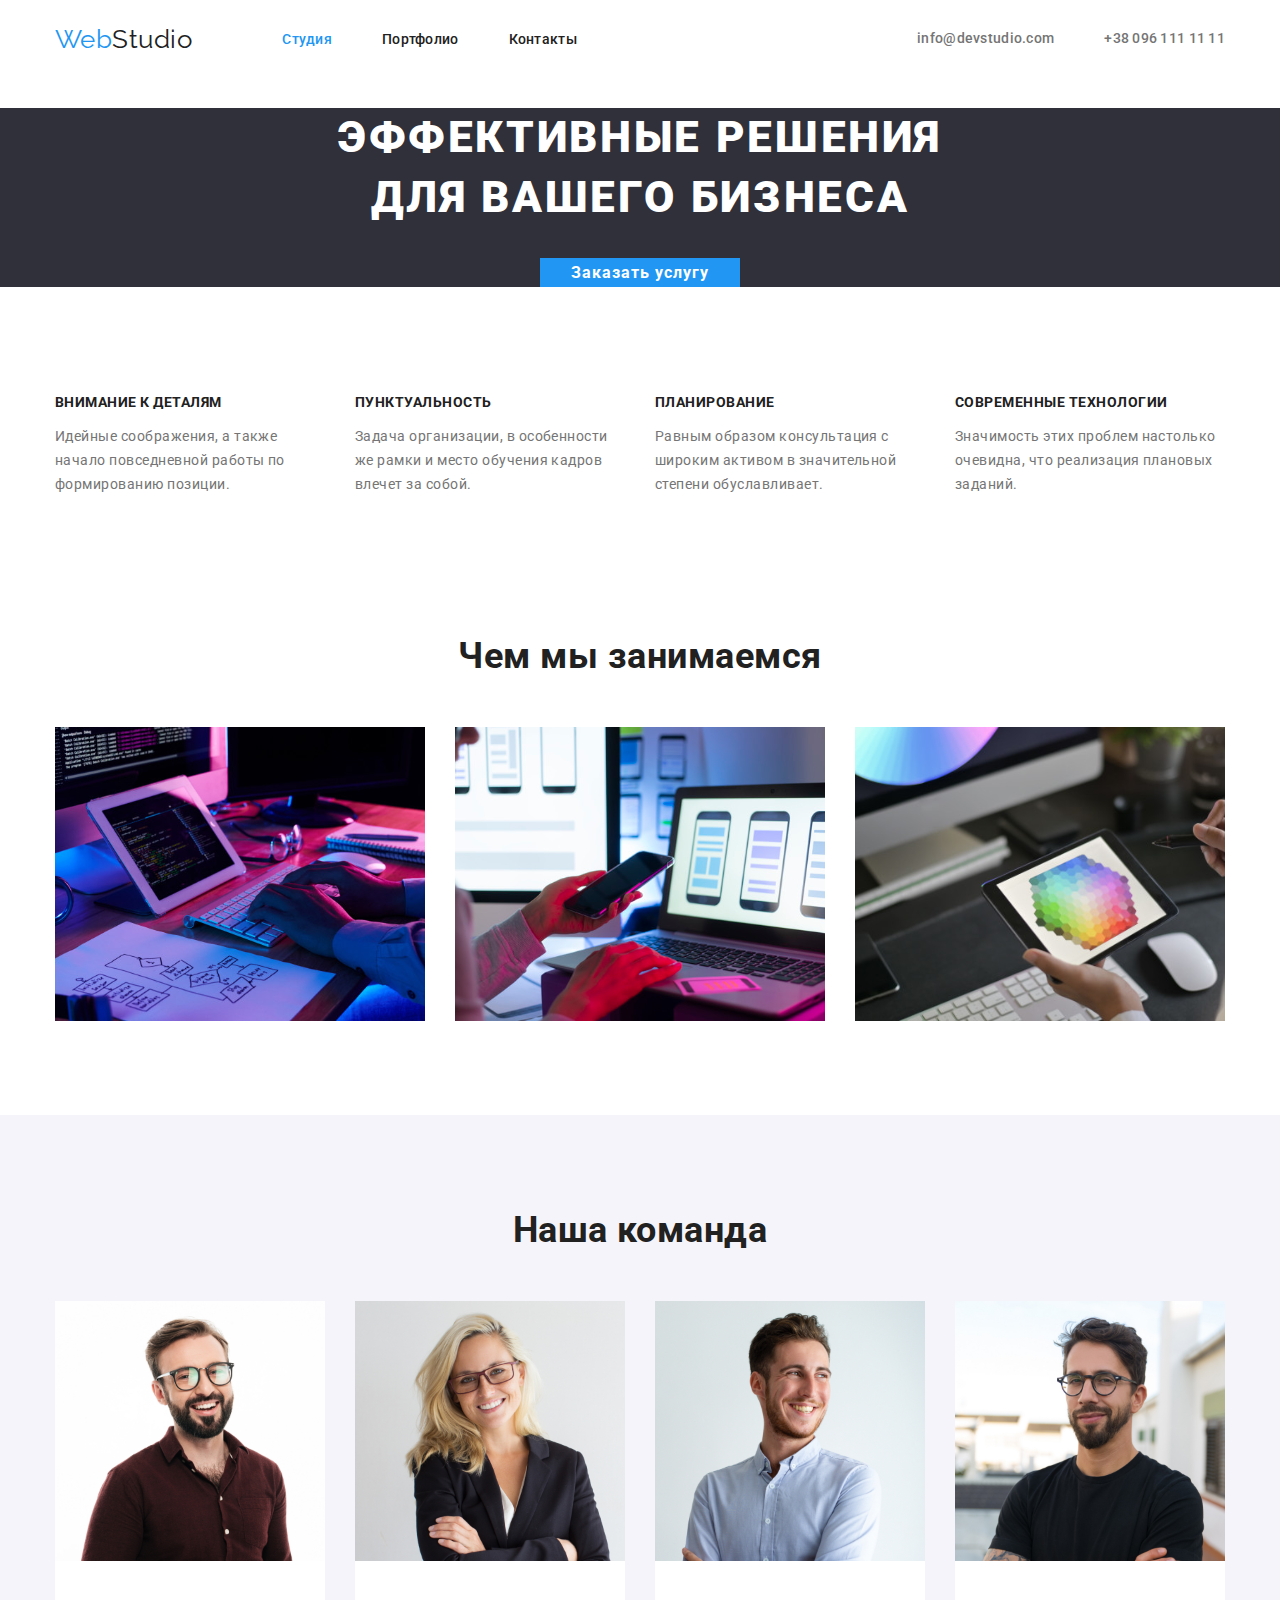
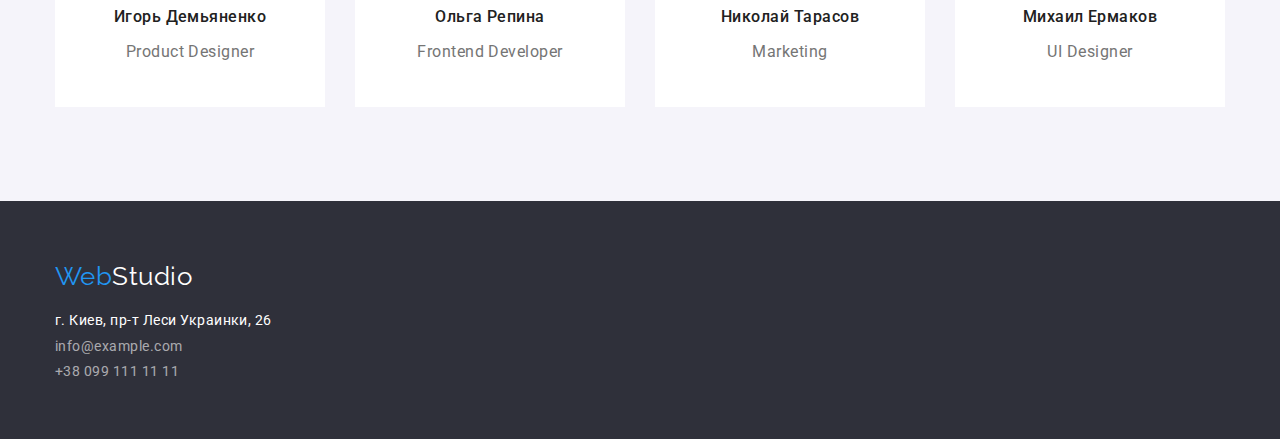
<file: index.html>
<!DOCTYPE html>
<html lang="ru">
  <head>
    <meta charset="UTF-8" />
    <meta name="viewport" content="width=device-width, initial-scale=1.0" />
    <title>Document</title>
    <link
      href="https://fonts.googleapis.com/css2?family=Raleway:wght@700&family=Roboto:wght@400;500;700;900&display=swap"
      rel="stylesheet"
    />
    <link
      rel="stylesheet"
      href="https://cdnjs.cloudflare.com/ajax/libs/modern-normalize/1.0.0/modern-normalize.min.css"
    />
    <link rel="stylesheet" href="./css/style.css" />
  </head>
  <body>
    <!--header-->
    <header class="header">
      <div class="container flexbox">
        <nav class="navigation">
          <a class="logo" href="./index.html">
            <span class="logo-first">Web</span
            ><span class="logo-second">Studio</span>
          </a>

          <ul class="list-nav list">
            <li class="nav-item">
              <a class="list-nav-link current" href="./index.html"> Студия </a>
            </li>
            <li class="nav-item">
              <a class="list-nav-link" href="./portfolio.html"> Портфолио </a>
            </li>
            <li class="nav-item">
              <a class="list-nav-link" href=""> Контакты </a>
            </li>
          </ul>
        </nav>
        <a class="address-head mail-link" href="mailto:info@devstudio.com">
          info@devstudio.com
        </a>
        <a class="address-head" href="tel:+380961111111"> +38 096 111 11 11 </a>
      </div>
    </header>
    <main>
      <!--Hero-->

      <section class="hero">
        <div class="container hero-content">
          <h1 class="hero-title">
            Эффективные решения<br />
            для вашего бизнеса
          </h1>
          <a class="button" href=" ">Заказать услугу</a>
        </div>
      </section>

      <!--features-->

      <section class="section-first features">
        <div class="container">
          <h2 class="section-title" hidden>Особенности</h2>
          <ul class="features-list list">
            <li class="features-item">
              <h3 class="title">Внимание к деталям</h3>
              <p class="text">
                Идейные соображения, а также начало повседневной работы по
                формированию позиции.
              </p>
            </li>
            <li class="features-item">
              <h3 class="title">Пунктуальность</h3>
              <p class="text">
                Задача организации, в особенности же рамки и место обучения
                кадров влечет за собой.
              </p>
            </li>
            <li class="features-item">
              <h3 class="title">Планирование</h3>
              <p class="text">
                Равным образом консультация с широким активом в значительной
                степени обуславливает.
              </p>
            </li>
            <li class="features-item">
              <h3 class="title">Современные технологии</h3>
              <p class="text">
                Значимость этих проблем настолько очевидна, что реализация
                плановых заданий.
              </p>
            </li>
          </ul>
        </div>
      </section>

      <!--employment-->

      <section class="section employment">
        <div class="container">
          <h2 class="section-title">Чем мы занимаемся</h2>
          <ul class="employment-list list">
            <li class="employment-item">
              <img
                src="./img/employment/img1.svg"
                alt="фото как человек
            програмирует"
                width="370"
              />
            </li>
            <li class="employment-item">
              <img
                src="./img/employment/img2.svg"
                alt="фото как человек делает
            дизайн програмы на телефон"
                width="370"
              />
            </li>
            <li class="employment-item">
              <img
                src="./img/employment/img3.svg"
                alt="фото как человет выбирает
            цветовую палитру"
                width="370"
              />
            </li>
          </ul>
        </div>
      </section>

      <!--Our team-->

      <section class="section team">
        <div class="container">
          <h2 class="section-title">Наша команда</h2>
          <ul class="team-list list">
            <li class="team-item">
              <img
                src="./img/our_team/Игорь_Демьяненко.jpg"
                alt="на фото Игорь Демьяненко"
                width="270"
              />
              <div class="team-content">
                <h3 class="name">Игорь Демьяненко</h3>
                <p class="text">Product Designer</p>
              </div>
            </li>
            <li class="team-item">
              <img
                src="./img/our_team/Ольга_Репина.jpg"
                alt="на фото Ольга Репина"
                width="270"
              />
              <div class="team-content">
                <h3 class="name">Ольга Репина</h3>
                <p class="text">Frontend Developer</p>
              </div>
            </li>
            <li class="team-item">
              <img
                src="./img/our_team/Николай_Тарасов.jpg"
                alt="на фото Николай Тарасов"
                width="270"
              />
              <div class="team-content">
                <h3 class="name">Николай Тарасов</h3>
                <p class="text">Marketing</p>
              </div>
            </li>
            <li class="team-item">
              <img
                src="./img/our_team/Михаил_Ермаков.jpg"
                alt="на фото Михаил Ермаков"
                width="270"
              />
              <div class="team-content">
                <h3 class="name">Михаил Ермаков</h3>
                <p class="text">UI Designer</p>
              </div>
            </li>
          </ul>
        </div>
      </section>
    </main>
    <!--footer-->
    <footer class="footer">
      <div class="container">
        <a class="logo-bottom" href="./index.html">
          <span class="logo-first">Web</span
          ><span class="logo-third">Studio</span>
        </a>
        <address>
          <ul class="all-address list">
            <li class="address">г. Киев, пр-т Леси Украинки, 26</li>
            <li>
              <a class="address-foot-first" href="mailto:info@example.com">
                info@example.com
              </a>
            </li>
            <li>
              <a class="address-foot-second" href="tel:+380991111111">
                +38 099 111 11 11
              </a>
            </li>
          </ul>
        </address>
      </div>
    </footer>
  </body>
</html>
</file>
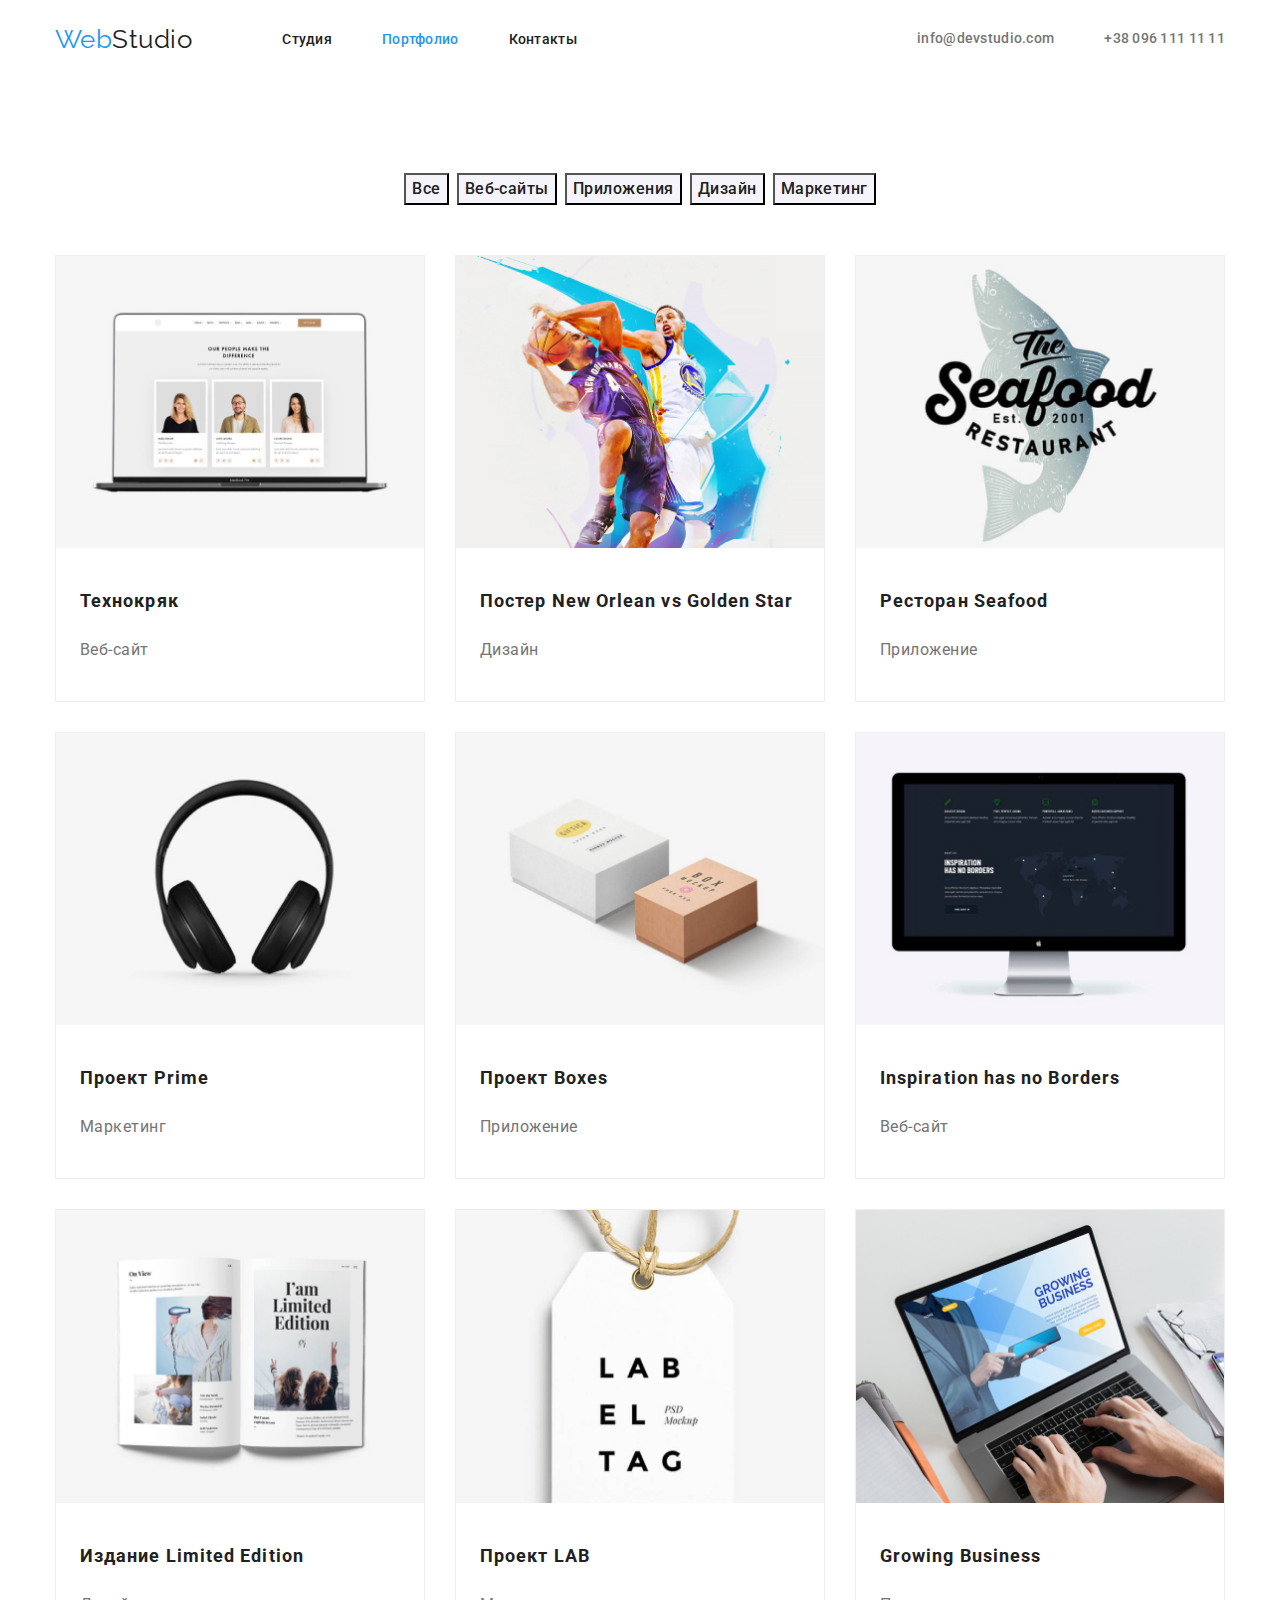
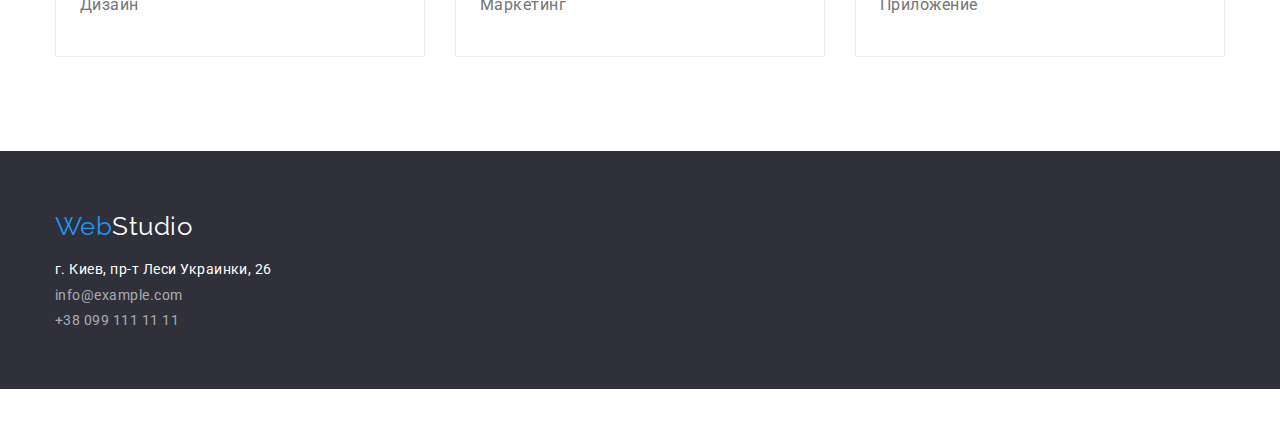
<file: portfolio.html>
<!DOCTYPE html>
<html lang="ru">
  <head>
    <meta charset="UTF-8" />
    <meta name="viewport" content="width=device-width, initial-scale=1.0" />
    <title>Document</title>

    <link
      href="https://fonts.googleapis.com/css2?family=Raleway:wght@700&family=Roboto:wght@400;500;700;900&display=swap"
      rel="stylesheet"
    />
    <link
      rel="stylesheet"
      href="https://cdnjs.cloudflare.com/ajax/libs/modern-normalize/1.0.0/modern-normalize.min.css"
    />
    <link rel="stylesheet" href="./css/style.css" />
  </head>

  <body>
    <!--header-->
    <header class="header">
      <div class="container flexbox">
        <nav class="navigation">
          <a class="logo" href="./index.html">
            <span class="logo-first">Web</span
            ><span class="logo-second">Studio</span>
          </a>

          <ul class="list-nav list">
            <li class="nav-item">
              <a class="list-nav-link" href="./index.html"> Студия </a>
            </li>
            <li class="nav-item">
              <a class="list-nav-link current" href="./portfolio.html">
                Портфолио
              </a>
            </li>
            <li class="nav-item">
              <a class="list-nav-link" href=""> Контакты </a>
            </li>
          </ul>
        </nav>
        <a class="address-head mail-link" href="mailto:info@devstudio.com">
          info@devstudio.com
        </a>
        <a class="address-head" href="tel:+380961111111"> +38 096 111 11 11 </a>
      </div>
    </header>
    <!-- Hero -->
    <main>
      <section class="section portfolio">
        <div class="container">
          <h1 class="second-hero" hidden>Портфолио</h1>

          <!-- types of jobs -->

          <ul class="buttons-list list">
            <li class="button-item">
              <button type="button" class="projects">Все</button>
            </li>
            <li class="button-item">
              <button type="button" class="projects">Веб-сайты</button>
            </li>
            <li class="button-item">
              <button type="button" class="projects">Приложения</button>
            </li>
            <li class="button-item">
              <button type="button" class="projects">Дизайн</button>
            </li>
            <li class="button-item">
              <button type="button" class="projects">Маркетинг</button>
            </li>
          </ul>

          <ul class="projects-list list">
            <li class="project-item">
              <img
                src="./img/portfolio/portfolio1.jpg"
                alt="Проект веб-сайта"
                width="370"
              />
              <div class="portfolio-content">
                <h2 class="title">Технокряк</h2>
                <p class="text">Веб-сайт</p>
              </div>
            </li>
            <li class="project-item">
              <img
                src="./img/portfolio/portfolio2.jpg"
                alt="Проект дизайна"
                width="370"
              />
              <div class="portfolio-content">
                <h2 class="title">Постер New Orlean vs Golden Star</h2>
                <p class="text">Дизайн</p>
              </div>
            </li>
            <li class="project-item">
              <img
                src="./img/portfolio/portfolio3.jpg"
                alt="Проект приложения"
                width="370"
              />
              <div class="portfolio-content">
                <h2 class="title">Ресторан Seafood</h2>
                <p class="text">Приложение</p>
              </div>
            </li>
            <li class="project-item">
              <img
                src="./img/portfolio/portfolio4.jpg"
                alt="Проект маркетинга"
                width="370"
              />
              <div class="portfolio-content">
                <h2 class="title">Проект Prime</h2>
                <p class="text">Маркетинг</p>
              </div>
            </li>
            <li class="project-item">
              <img
                src="./img/portfolio/portfolio5.jpg"
                alt="Проект приложения"
                width="370"
              />
              <div class="portfolio-content">
                <h2 class="title">Проект Boxes</h2>
                <p class="text">Приложение</p>
              </div>
            </li>
            <li class="project-item">
              <img
                src="./img/portfolio/portfolio6.jpg"
                alt="Проект веб-сайта"
                width="370"
              />
              <div class="portfolio-content">
                <h2 class="title">Inspiration has no Borders</h2>
                <p class="text">Веб-сайт</p>
              </div>
            </li>
            <li class="project-item">
              <img
                src="./img/portfolio/portfolio7.jpg"
                alt="Проект дизайна"
                width="370"
              />
              <div class="portfolio-content">
                <h2 class="title">Издание Limited Edition</h2>
                <p class="text">Дизайн</p>
              </div>
            </li>
            <li class="project-item">
              <img
                src="./img/portfolio/portfolio8.jpg"
                alt="Проект маркетинга"
                width="370"
              />
              <div class="portfolio-content">
                <h2 class="title">Проект LAB</h2>
                <p class="text">Маркетинг</p>
              </div>
            </li>
            <li class="project-item">
              <img
                src="./img/portfolio/portfolio9.jpg"
                alt="Проект приложения"
                width="370"
              />
              <div class="portfolio-content">
                <h2 class="title">Growing Business</h2>
                <p class="text">Приложение</p>
              </div>
            </li>
          </ul>
        </div>
      </section>
    </main>

    <!--footer-->
    <footer class="footer">
      <div class="container">
        <a class="logo-bottom" href="./index.html">
          <span class="logo-first">Web</span
          ><span class="logo-third">Studio</span>
        </a>
        <address>
          <ul class="all-address list">
            <li class="address">г. Киев, пр-т Леси Украинки, 26</li>
            <li>
              <a class="address-foot-first" href="mailto:info@example.com">
                info@example.com
              </a>
            </li>
            <li>
              <a class="address-foot-second" href="tel:+380991111111">
                +38 099 111 11 11
              </a>
            </li>
          </ul>
        </address>
      </div>
    </footer>
  </body>
</html>

<div class="portfolio-content"></div>
</file>
<file: css/style.css>
/* full site */
/* Колір основного тексту #757575 */
/* Колір вторинного тексту #212121 */
/* білий #FFFFFF */
/* акцент #2196F3 */
/* вторинний фон #2F303A */
/* третинний фон #F5F4FA */
/* футер rgba(255, 255, 255, 0.6) */

:root {
  --primary-text-color: #757575;
  --title-text-color: #212121;
  --accent-color: #2196f3;
  --primary-white-color: #ffffff;
  --additional-color: rgba(255, 255, 255, 0.6);
  --second-background: #2f303a;
  --additional-background: #f5f4fa;
}

*,
*::after,
*::before {
  box-sizing: inherit;
}

html {
  box-sizing: border-box;
}

body {
  background-color: var(--primary-white-color);
  color: var(--primary-text-color);

  font-family: Roboto, sans-serif;
  letter-spacing: 0.03em;
}

.container {
  width: 1200px;
  padding-left: 15px;
  padding-right: 15px;
  margin-left: auto;
  margin-right: auto;
  /* outline: 1px solid teal; */
}

a {
  text-decoration: none;
}

h2,
h3 {
  color: var(--title-text-color);
}

img {
  display: block;
  max-width: 100%;
  height: auto;
}

.list {
  list-style: none;
  margin: 0;
  padding: 0;
}
/* header */
/* logo */
/* navigation */
.header {
  padding-top: 24px;
  padding-bottom: 24px;
  background-color: var(--primary-white-color);
}
.header .flexbox {
  justify-content: flex-end;
  align-items: center;
}
.flexbox {
  display: flex;
}
.navigation {
  display: flex;
  align-items: center;
  margin-right: auto;
}

.logo {
  margin-right: 90px;
}

.logo {
  font-family: Raleway, cursive;
  font-size: 26px;
  line-height: 1.19;
}

.logo .logo-first {
  color: var(--accent-color);
}

.logo .logo-second {
  color: var(--title-text-color);
}

.logo-bottom .logo-first {
  color: var(--accent-color);
}

/* .logo-bottom .logo-second {
  color: var(--title-text-color);
} */
.logo-bottom .logo-third {
  color: var(--primary-white-color);
}

.list-nav {
  display: flex;
  align-items: center;
}

.nav-item:not(:last-child) {
  margin-right: 50px;
}

/* .list-nav-link {
  margin-right: 50px;
} */

.list-nav .list-nav-link {
  color: var(--title-text-color);
  font-weight: 500;
  font-size: 14px;
  line-height: 1.14;
  letter-spacing: 0.02em;
}
.list-nav .list-nav-link:hover,
.list-nav .list-nav-link:focus {
  color: var(--accent-color);
}
.list-nav .list-nav-link.current {
  color: var(--accent-color);
}

.mail-link {
  margin-right: 50px;
}
.address-head {
  color: var(--primary-text-color);
  font-weight: 500;
  font-size: 14px;
  line-height: 1.14;
  letter-spacing: 0.02em;
}
.address-head:hover,
.address-head:focus {
  color: var(--accent-color);
}
/* main */
.section-first {
  padding-top: 94px;
}

.section {
  padding-top: 94px;
  padding-bottom: 94px;
}

/* hero */
.hero {
  background-color: var(--second-background);
}

.hero-title {
  color: var(--primary-white-color);
  background-color: var(--second-background);
  font-weight: 900;
  font-size: 44px;
  line-height: 1.36;
  text-align: center;
  letter-spacing: 0.06em;
  text-transform: uppercase;
}

/* .hero-content {
  width: 100%;
} */

.button {
  color: var(--primary-white-color);
  background-color: var(--accent-color);
  display: block;
  text-align: center;

  font-weight: 700;
  font-size: 16px;
  line-height: 1.87;
  letter-spacing: 0.06em;
  width: 200px;
  margin-left: auto;
  margin-right: auto;
}

/* h3 {
  color: var(--title-text-color);
} */
/* all section */
.section-title {
  font-weight: 700;
  font-size: 36px;
  line-height: 1.17;
  text-align: center;
}

/* features */
.features {
  background-color: var(--primary-white-color);
}

.features-list {
  display: flex;
  flex-wrap: wrap;
}

.features-item {
  width: calc((100% - 30px * 3) / 4);
  margin-right: 30px;
  margin-bottom: 30px;
}

.features-item:nth-child(4n) {
  margin-right: 0;
}
.features-item:nth-last-child(-n + 4) {
  margin-bottom: 0;
}

.features-list .title {
  font-weight: 700;
  font-size: 14px;
  line-height: 1.14;
  text-transform: uppercase;
}

.features-list .text {
  font-size: 14px;
  line-height: 1.71;
}

/* employment */
.employment {
  background-color: var(--primary-white-color);
}

.employment .section-title {
  margin-bottom: 50px;
}

.employment-list {
  display: flex;
  flex-wrap: wrap;
}

.employment-item {
  width: calc((100% - 30px * 2) / 3);
  margin-right: 30px;
  margin-bottom: 30px;
}

.employment-item:nth-child(3n) {
  margin-right: 0;
}

.employment-item:nth-last-child(-n + 3) {
  margin-bottom: 0;
}

/* team */
.team {
  background-color: var(--additional-background);
}

.team .section-title {
  margin-bottom: 50px;
  margin-top: 0;
}

.team-list {
  display: flex;
  flex-wrap: wrap;
}
.team-item {
  background-color: var(--primary-white-color);
}

.team-item {
  width: calc((100% - 30px * 3) / 4);
  margin-right: 30px;
  margin-bottom: 40px;
}

.team-item:nth-child(4n) {
  margin-right: 0;
}

.team-item:nth-last-child(-n + 4) {
  margin-bottom: 0;
}

.team-content {
  padding-top: 30px;
  padding-bottom: 30px;
}

.team-list .name {
  font-weight: 500;
  font-size: 16px;
  line-height: 1.19;
  text-align: center;
}

.team-list .text {
  font-size: 16px;
  line-height: 1.19;
  text-align: center;
}

/* second pages */

/* hero */

.second-hero {
  color: var(--title-text-color);
}

/* buttons */
.buttons-list {
  display: flex;
  flex-wrap: wrap;
  justify-content: center;
  margin-bottom: 50px;
}

.button-item:not(:last-child) {
  /* width: calc((100% - 8px * 4) / 5); */
  margin-right: 8px;
}

.buttons-list .projects {
  color: var(--title-text-color);
  background-color: var(--additional-background);
  font-weight: 500;
  font-size: 16px;
  line-height: 1.62;
  font-family: inherit;
  letter-spacing: inherit;
  /* font-family: Roboto, sans-serif; */
}
.buttons-list .projects:hover,
.buttons-list .projects:focus {
  color: var(--primary-white-color);
  background-color: var(--accent-color);
}

/* projects */

.projects-list {
  display: flex;
  flex-wrap: wrap;
}

.project-item {
  width: calc((100% - 30px * 2) / 3);
  border: 1px solid #eeeeee;
  margin-right: 30px;
  margin-bottom: 30px;
}

.project-item:nth-child(3n) {
  margin-right: 0;
}

.project-item:nth-last-child(-n + 3) {
  margin-bottom: 0;
}

.portfolio-content {
  padding-top: 20px;
  padding-bottom: 20px;
  padding-left: 24px;
  padding-right: 24px;
}

.projects-list .title {
  font-weight: 700;
  font-size: 18px;
  line-height: 2;
  letter-spacing: 0.06em;
}

.projects-list .text {
  font-size: 16px;
  line-height: 1.87;
}

/* footer */
.footer {
  background-color: var(--second-background);
}
.logo-bottom {
  font-family: Raleway, cursive;
  font-size: 26px;
  line-height: 1.19;
}

.logo-bottom {
  display: inline-block;
  margin-bottom: 20px;
  margin-top: 60px;
}

.all-address {
  font-style: normal;
  font-size: 14px;
  line-height: 1.17;
}

.address {
  color: var(--primary-white-color);
}

.address {
  margin-bottom: 9px;
}

.address-foot-first,
.address-foot-second {
  color: var(--additional-color);
}

.address-foot-first {
  display: inline-block;
  margin-bottom: 9px;
}

.address-foot-second {
  display: inline-block;
  margin-bottom: 60px;
}
</file>
